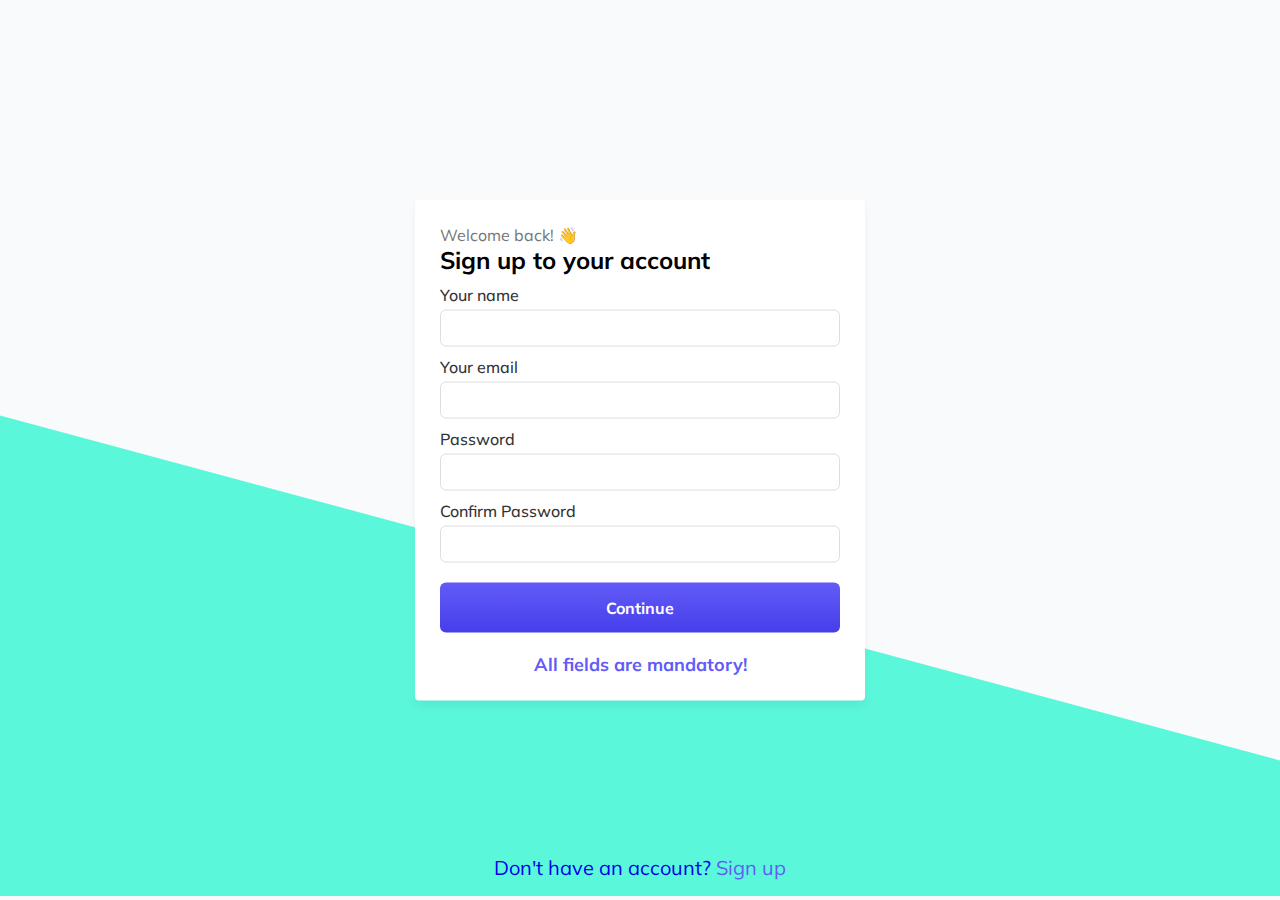
<file: index.html>
<!DOCTYPE html>
<html lang="en">
<head>
    <meta charset="UTF-8">
    <meta name="viewport" content="width=device-width, initial-scale=1.0">
    <title>Signup</title>
    <link rel="shortcut icon" href="https://uxwing.com/wp-content/themes/uxwing/download/flags-landmarks/india-flag-round-circle-icon.png" type="image/x-icon">
    <link rel="stylesheet" href="style.css">
</head>
<body>
    <div class="container">
        <div class="img-div">
            <svg xmlns="http://www.w3.org/2000/svg" width="1280" height="487" viewBox="0 0 1280 487" fill="none">
                <path d="M-24 0L1280 351.443V487H-24V0Z" fill="#5BF7DB" />
            </svg>
        </div>
        <div class="form">
            <h3>Welcome back! 👋</h3>
            <h1>Sign up to your account</h1>
            <form id="signupForm">
                <label for="username">Your name</label>
                <input type="text" id="username" required>
                <label for="email">Your email</label>
                <input type="email" id="email" required>
                <label for="password">Password</label>
                <input type="password" id="password" required>
                <label for="password">Confirm Password</label>
                <input type="password" id="confirmpassword" required>
                <button id="btn1" type="submit">Continue</button><br>
                <div id="errorMessage" class="message">All fields are mandatory!</div>
            </form>
        </div>
        <div class="sign-up"><a href="./index.html">Don't have an account?<span> Sign up</span></a></div>
    </div>
    <!-- JS -->
    <script src="script.js"></script>
</body>
</html>
</file>
<file: style.css>
@import url('https://fonts.googleapis.com/css2?family=Mulish&display=swap');

* {
    margin: 0px;
    padding: 0px;
    font-family: Mulish;
    background-color: #F8FAFC;
}

.container {
    position: relative;
    width: 100vw;
    height: 100vh;
}

.success-text {
    text-align: center; /* Center the text horizontally */
    margin-top: 20px; /* Add some top margin for spacing */
}

.img-div {
    position: absolute;
    bottom: 0px;
    z-index: 1;
    width: 100%;
}

.img-div svg {
    width: 100%;
    height: 100%;
}

a {
    background-color: transparent;
    text-decoration: none;
}

.form {
    position: absolute;
    border-radius: 4px;
    background-color: #FFF;
    box-shadow: 0px 6px 8px 0px rgba(0, 0, 0, 0.05);
    width: 80%; /* Adjust the width as needed */
    max-width: 400px; /* Maximum width for larger screens */
    height: auto;
    z-index: 2;
    padding: 25px;
    top: 50%;
    left: 50%;
    transform: translate(-50%, -50%); 
}

.form h3 {
    background-color: #FFF;
    color: #757575;
    font-family: Mulish;
    font-size: 16px;
    font-weight: 400;
}

.form h1 {
    background-color: #FFF;
    font-family: Mulish;
    font-size: 24px;
    font-weight: 700;
}

#signupForm {
    display: flex;
    flex-direction: column;
    justify-content: flex-start;
    background-color: white;
    margin-top: 10px;
}

#signupForm label {
    background-color: white;
    color: #333;
    font-family: Mulish;
    font-size: 16px;
    font-weight: 500;
    margin-bottom: 5px;
}

#signupForm input {
    height: 35px;
    background-color: white;
    border-radius: 6px;
    border: 1px solid #DEDEDE;
    outline: none;
    margin-bottom: 10px;
}

button {
    height: 50px;
    width: 100%;
    margin-top: 10px;
    align-self: center;
    border: none;
    border-radius: 6px;
    color: #FFF;
    font-size: 16px;
    font-weight: 700;
    background: linear-gradient(180deg, #625BF7 0%, #463EEA 100%);
    cursor: pointer;
    transition: background-color 0.3s ease; /* Add a transition effect */
}
/* Change the background color when hovered */
button:hover {
    background: linear-gradient(180deg, #463EEA 0%, #625BF7 100%);
}
/* Change the background color when clicked */
button:active {
    background: #463EEA; /* Set a different background color when clicked */
}

.message {
    background-color: #FFF;
    color: #625BF7;
    text-align: center;
    font-family: Mulish;
    font-size: 18px;
    font-weight: 700;
}

.sign-up {
    position: absolute;
    z-index: 2;
    bottom: 20px;
    left: 50%;
    transform: translateX(-50%);
    background-color: transparent;
    color: #333;
    font-family: Mulish;
    font-size: 20px;
    font-weight: 400;
    

}

span {
    background-color: transparent;
    color: #625BF7;
    font-family: Mulish;
    font-size: 20px;
    font-weight: 400;
    cursor: pointer;
}

.form1 {
    margin-top: 25px;
    display: flex;
    flex-direction: column;
    justify-content: space-around;
    align-items: center;
}

.form1 h1 {
    font-size: 24px;
    font-weight: 500;
    font-family: Mulish;
}

.success-text {
    color: #625BF7;
    margin-left: 50%;
    transform: translateX(-50%);
}

/* Media Queries for smaller screens */
@media screen and (max-width: 767px) {
    .form {
        width: 90%; /* Adjust the width as needed */
        max-width: 90%;
    }

    .sign-up {
        font-size: 16px;
    }

    span {
        font-size: 16px;
    }

    .message {
        font-size: 16px;
    }
}
</file>
